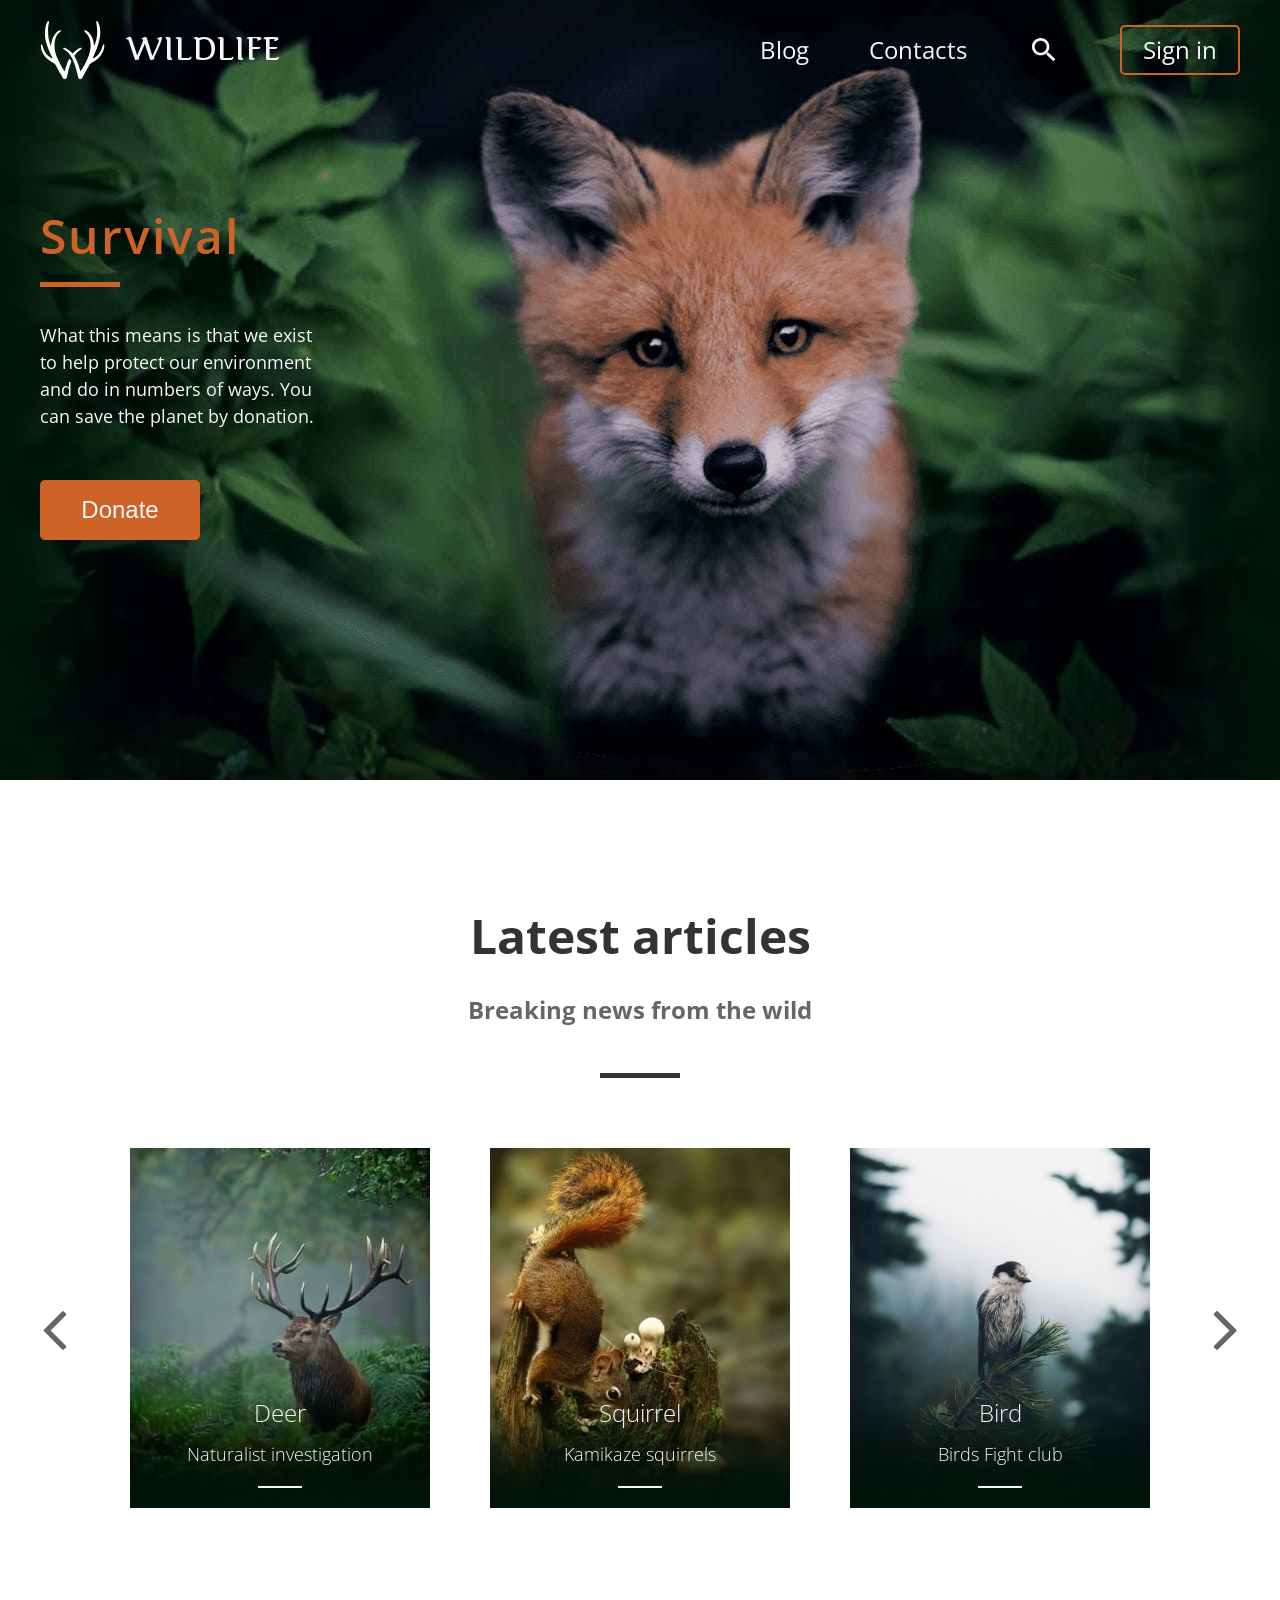
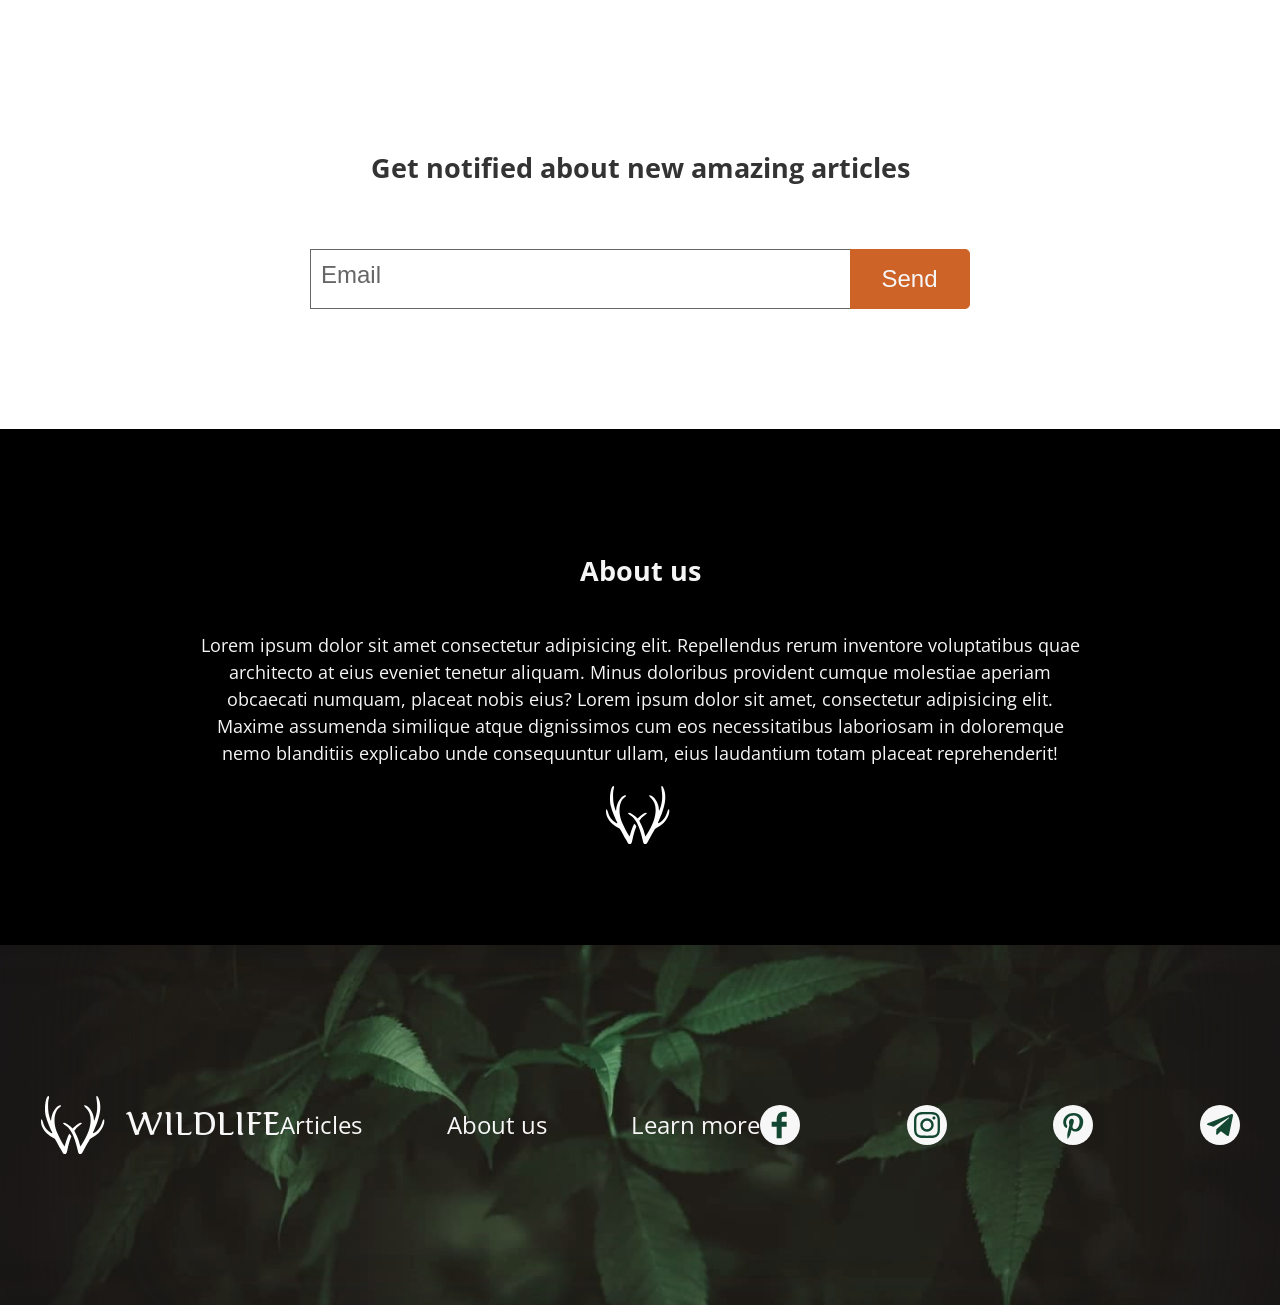
<file: 06-build-page/project-dist/index.html>
<!DOCTYPE html>
<html lang="en">
  <head>
    <meta charset="UTF-8" />
    <meta name="viewport" content="width=device-width, initial-scale=1.0"/>
    <link
      href="https://fonts.googleapis.com/css2?family=Open+Sans:wght@100;300;400;600&display=swap"
      rel="stylesheet"
    />
    <link rel="stylesheet" href="style.css"/>
    <title>wildlife</title>
  </head>
<body>
    <header class="header">
  <div class="container">
    <div class="inner-container">
      <nav class="main-nav">
        <div class="logo">
          <div class="logo-icon"></div>
          <h1>wildlife</h1>
        </div>
        <ul class="nav-list">
          <li class="list-item"><a href="#">Blog</a></li>
          <li class="list-item"><a href="#">Contacts</a></li>
          <li class="list-item search"><a href="#"></a></li>
          <li class="list-item login"><a href="#">Sign in</a></li>
        </ul>
      </nav>
      <div class="header-promo">
        <h2 class="header-title">Survival</h2>
        <p class="header-text">
          What this means is that we exist to help protect our environment
          and do in numbers of ways. You can save the planet by donation.
        </p>
        <button class="header-button">Donate</button>
      </div>
    </div>
  </div>
</header>
    <main class="main">
      <div class="container">
  <div class="inner-container">
    <h2 class="main-title">Latest articles</h2>
    <h3 class="main-subtitle">Breaking news from the wild</h3>
    <div class="slider">
      <a class="arrow arrow-left"></a>
      <div class="item item1">
        <a href="#">
          <h2 class="item-title">Deer</h2>
          <h3 class="item-subtitle">Naturalist investigation</h3>
        </a>
      </div>
      <div class="item item2">
        <a href="#">
          <h2 class="item-title">Squirrel</h2>
          <h3 class="item-subtitle">Kamikaze squirrels</h3>
        </a>
      </div>
      <div class="item item3">
        <a href="#">
          <h2 class="item-title">Bird</h2>
          <h3 class="item-subtitle">Birds Fight club</h3>
        </a>
      </div>
      <a class="arrow arrow-right"></a>
    </div>
    <div class="mail">
      <h2 class="mail-title">Get notified about new amazing articles</h2>
      <form action="#" method="post" class="mail-form">
        <input
          type="text"
          class="mail-input"
          placeholder="Email"
          required
          autofocus
        />
        <input type="submit" class="mail-button" value="Send"/>
      </form>
    </div>
  </div>
</div>
<div class="about-container">
  <h2>About us</h2>
  <p class="about-text">
    Lorem ipsum dolor sit amet consectetur adipisicing elit. Repellendus rerum
    inventore voluptatibus quae architecto at eius eveniet tenetur aliquam.
    Minus doloribus provident cumque molestiae aperiam obcaecati numquam,
    placeat nobis eius? Lorem ipsum dolor sit amet, consectetur adipisicing
    elit. Maxime assumenda similique atque dignissimos cum eos necessitatibus
    laboriosam in doloremque nemo blanditiis explicabo unde consequuntur ullam,
    eius laudantium totam placeat reprehenderit!
  </p>
  <div class="logo-icon"></div>
</div>

    </main>
    <footer class="footer">
  <div class="container">
    <div class="inner-container footer-inner-container">
      <div class="logo">
        <div class="logo-icon"></div>
        <h2>wildlife</h2>
      </div>
      <ul class="nav-list">
        <li class="list-item"><a href="#">Articles</a></li>
        <li class="list-item"><a href="#">About us</a></li>
        <li class="list-item"><a href="#">Learn more</a></li>
      </ul>
      <ul class="nav-list social-list">
        <li class="list-item social-item fb"><a href="#"></a></li>
        <li class="list-item social-item instagramm"><a href="#"></a></li>
        <li class="list-item social-item pinterest"><a href="#"></a></li>
        <li class="list-item social-item telegram"><a href="#"></a></li>
      </ul>
    </div>
  </div>
</footer>
</body>
</html>
</file>
<file: 06-build-page/project-dist/style.css>
.about-container {
  padding-top: 100px;
  padding-bottom: 100px;

  display: flex;
  flex-direction: column;
  justify-content: space-between;
  align-items: center;

  text-align: center;

  background-color: black;
  color: whitesmoke;
}

.about-text {
  width: 70%;
}


footer {
  background-color: #181617;
}

footer .container {
  background-image: url('assets/img/footer.jpg');
  background-size: cover;
  box-shadow: -150px 0 150px -100px #181617 inset, 150px 0 150px -100px #181617 inset;
}

.footer-inner-container {
  display: flex;
  align-items: center;
  justify-content: space-between;  
  min-height: 360px;
}

.social-list {
  width: 240px;
  display: flex;
  justify-content: space-between;
  align-items: center;
}

.social-item {
  width: 40px;
  height: 40px;
  border-radius: 20px;
}

.social-item a {
  display: block;
  width: 40px;
  height: 40px;
  border-radius: 20px;
  background-color: #f7f7f7;
  background-size: contain;
  background-position: center center;
  background-repeat: no-repeat;
}

.fb a {
  background-image: url('assets/svg/facebook.svg');
}

.instagramm a {
  background-image: url('assets/svg/instagram.svg');
  background-size: 26px;
}

.pinterest a {
  background-image: url('assets/svg/pinterest.svg');
}

.telegram a {
  background-image: url('assets/svg/telegram.svg');
  background-size: 26px;
}
@font-face {
  font-family: 'Karolina';
  src: url('assets/fonts/Karolina-Regular.woff2') format('woff2');
  font-weight: normal;
  font-style: normal;
}

* {
  box-sizing: border-box;
}

body {
  margin: 0;
  padding: 0;
  font-family: 'Open Sans', sans-serif;
  font-size: 18px;
  line-height: 1.5;
}

.inner-container {
  max-width: 1200px;
  margin: 0 auto;
}

header {
  background-color: #02160b;
}

header .container {
  min-height: 780px;
  background-image: url('assets/img/header.jpg');
  background-size: cover;
  padding-top: 20px;
  box-shadow: -150px 0 150px -100px #02160b inset, 150px 0 150px -100px #02160b inset, -100px 0 100px -90px #02160b inset, 100px 0 100px -90px #02160b inset, -50px 0 50px -40px #02160b inset, 50px 0 50px -40px #02160b inset;
}

.main-nav {
  display: flex;
  align-items: center;
  justify-content: space-between;
  margin-bottom: 120px;
}

.nav-list {
  display: flex;
  align-items: center;
  justify-content: space-between;
  width: 480px;
  padding: 0;
  margin: 0;
  height: 60px;
}

.list-item {
  padding: 0;
  margin: 0;
  list-style: none;
}

.list-item a {
  font-size: 24px;
  line-height: 60px;
  color: #f7f7f7;
  text-decoration: none;
  transition: .3s;
}

.list-item:hover a {
  color: #cd6326;
}

.logo {
  display: flex;
  align-items: center;
  justify-content: space-between;
  width: 240px;
  height: 60px;
}

.logo-icon {
  width: 70px;
  height: 60px;
  background-image: url('assets/svg/logo.svg');
  background-size: contain;
  background-position: left center;
  background-repeat: no-repeat;  
}

.logo h1,
.logo h2 {
  padding: 0;
  margin: 0;
  font-family: 'Karolina';
  font-size: 32px;
  color: #f7f7f7;
  line-height: 60px;
  text-transform: uppercase;
  font-weight: 300;
}

.search {
  width: 32px;
  height: 32px;
  background-image: url('assets/svg/search.svg');
  background-size: contain;
  background-position: center center;
  background-repeat: no-repeat;  
  cursor: pointer;
}

.login {
  width: 120px;
  height: 50px;
  border: 2px solid #cd6326;  
  border-radius: 5px;
  text-align: center;
  transition: .3s;
}

.login:hover {
  background-color: #cd6326;
  border-color: #cd6326;
}

.login:active {
  background-color: #8F5515;
  border-color: #8F5515;
}

.login a,
.login:hover a,
.login:active a {
  color: #f7f7f7;
  line-height: 46px;
}

.header-title {
  position: relative;
  font-size: 48px;
  font-weight: 600;
  color: #cd6326;
  letter-spacing: 2px;
  margin-bottom: 50px;
}

.header-title::after {
  content: '';
  position: absolute;
  left: 0;
  bottom: -15px;
  width: 80px;
  height: 5px;
  background-color: #cd6326;
}

.header-text {
  width: 280px;
  color: #f7f7f7;
  margin-bottom: 50px;
}

.header-button {
  width: 160px;
  height: 60px;
  color: #f7f7f7;
  background-color: #cd6326;
  border-radius: 5px;
  font-size: 24px;
  border: 0;
  outline: 0;
  cursor: pointer;
  transition: .3s;
}

.header-button:hover {
  background-color: #E4902D;
}

.header-button:active {
  background-color: #8F5515;
}

main .container {
  padding-top: 120px;
  padding-bottom: 120px;
}

.main-title {
  font-size: 48px;
  color: #333;
  text-align: center;
  margin: 0;
  padding: 0;
  margin-bottom: 20px;
}

.main-subtitle {
  position: relative;
  font-size: 24px;
  color: #666;
  text-align: center;
  margin: 0;
  margin-bottom: 120px;
  padding: 0;
}

.main-subtitle::after {
  content: '';
  position: absolute;
  left: 50%;
  margin-left: -40px;
  bottom: -50px;
  width: 80px;
  height: 5px;
  background-color: #333;
}

.slider {
  display: flex;
  align-items: center;
  justify-content: space-between;
  margin-bottom: 240px;
}

.item a {
  display: flex;
  align-items: center;
  justify-content: flex-end;
  flex-direction: column;
  width: 300px;
  height: 360px;
  background-size: cover;
  background-repeat: no-repeat;  
  text-decoration: none;
  box-shadow: 0 -150px 150px -120px #02160b inset, 0 -100px 100px -80px #02160b inset, 0 -50px 50px -40px #02160b inset;
}

.item1 {
  background-image: url('assets/img/item1.jpg');
}

.item2 {
  background-image: url('assets/img/item2.jpg');
}

.item3 {
  background-image: url('assets/img/item3.jpg');
}

.item-title {
  font-size: 24px;
  font-weight: 300;
  color: #f7f7f7;
  text-align: center;
  margin: 0;
  padding: 0;
  margin-bottom: 10px;
}

.item-subtitle {
  position: relative;
  font-size: 18px;
  font-weight: 100;
  color: #f7f7f7;
  text-align: center;
  margin: 0;
  margin-bottom: 40px;
  padding: 0;
}

.item-subtitle::after {
  content: '';
  position: absolute;
  left: 50%;
  margin-left: -22px;
  bottom: -20px;
  width: 44px;
  height: 2px;
  background-color: #f7f7f7;
}

.arrow {
  width: 30px;
  height: 70px;
  background-size: contain;
  background-position: center center;
  background-repeat: no-repeat;
  cursor: pointer;
}

.arrow-left {
  background-image: url('assets/svg/arrow-left.svg');
}

.arrow-right {
  background-image: url('assets/svg/arrow-right.svg');
}

.mail-form {
  display: flex;
  height: 60px;
  justify-content: center;
}

.mail-title {
  padding: 0;
  margin: 0;
  margin-bottom: 60px;
  text-align: center;
  color: #333;
}

.mail-input {
  box-sizing: border-box;
  width: 540px;
  height: 60px;
  padding: 10px;
  background-color:transparent;
  border: 1px solid #666;
  border-right: 0;
  outline: 0;
}

.mail-input::placeholder {
  font-size: 24px;
  line-height: 58px;
  color: #666;
}

.mail-button {
  width: 120px;
  height: 60px;
  color: #f7f7f7;
  background-color: #cd6326;  
  font-size: 24px;
  border: 1px solid #cd6326;
  border-radius: 0 5px 5px 0;
  border-left: 0;
  cursor: pointer;
  transition: .3s;
}

.mail-button:hover {
  background-color: #E4902D;
  border-color: #E4902D;
  outline: 0;
}

.mail-button:active {
  background-color: #8F5515;
  border-color: #8F5515;
  outline: 0;
}
</file>
